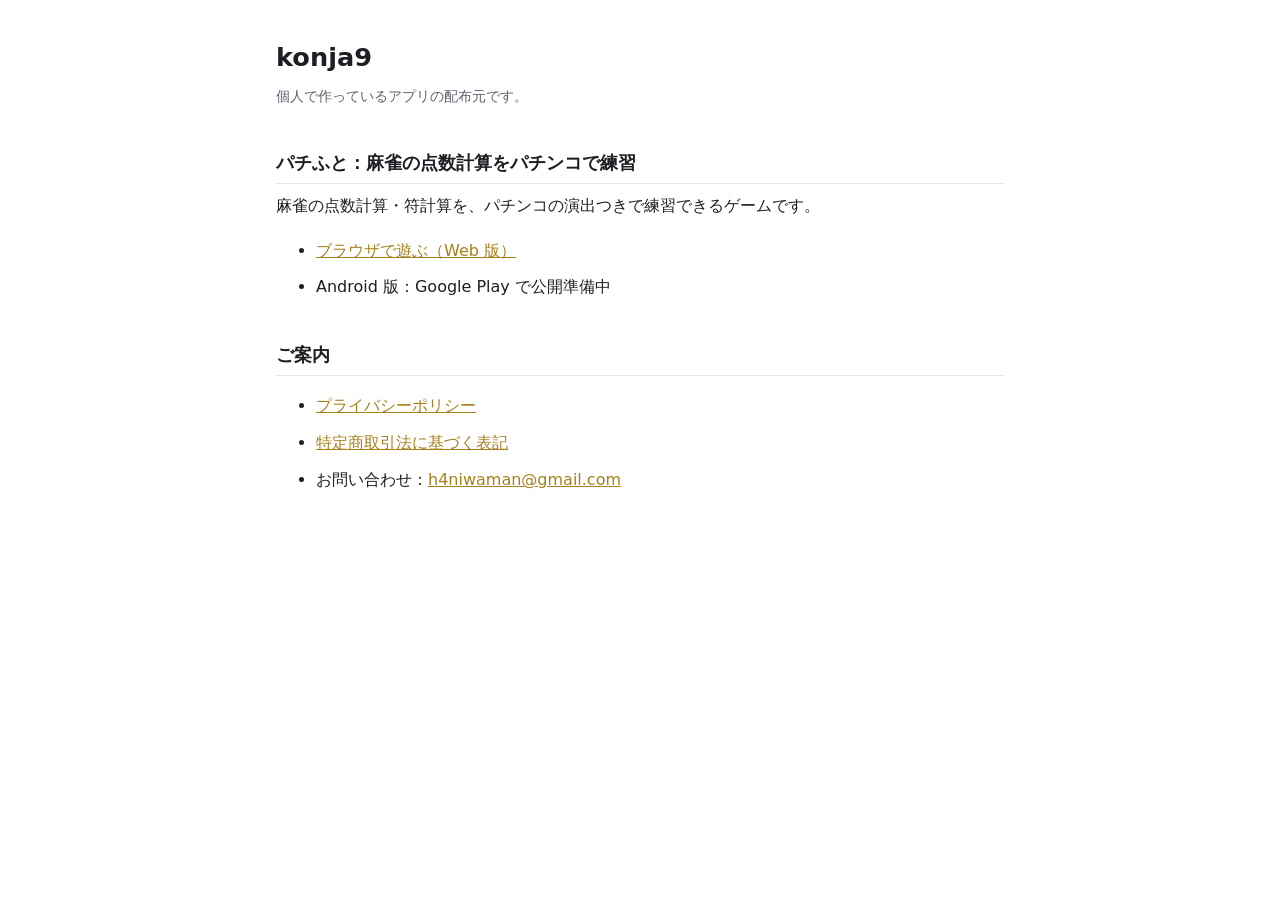
<file: index.html>
<!doctype html>
<html lang="ja">
  <head>
    <meta charset="UTF-8" />
    <meta name="viewport" content="width=device-width, initial-scale=1.0" />
    <title>konja9</title>
    <meta name="description" content="麻雀の点数計算トレーニング「パチふと」の配布元" />
    <link rel="stylesheet" href="style.css" />
  </head>
  <body>
    <main>
      <h1>konja9</h1>
      <p class="meta">個人で作っているアプリの配布元です。</p>

      <h2>パチふと：麻雀の点数計算をパチンコで練習</h2>
      <p>麻雀の点数計算・符計算を、パチンコの演出つきで練習できるゲームです。</p>
      <ul>
        <li><a href="https://konja9.github.io/mahjong-app/">ブラウザで遊ぶ（Web 版）</a></li>
        <li>Android 版：Google Play で公開準備中</li>
      </ul>

      <h2>ご案内</h2>
      <ul>
        <li><a href="privacy.html">プライバシーポリシー</a></li>
        <li><a href="law.html">特定商取引法に基づく表記</a></li>
        <li>お問い合わせ：<a href="mailto:h4niwaman@gmail.com">h4niwaman@gmail.com</a></li>
      </ul>
    </main>
  </body>
</html>
</file>
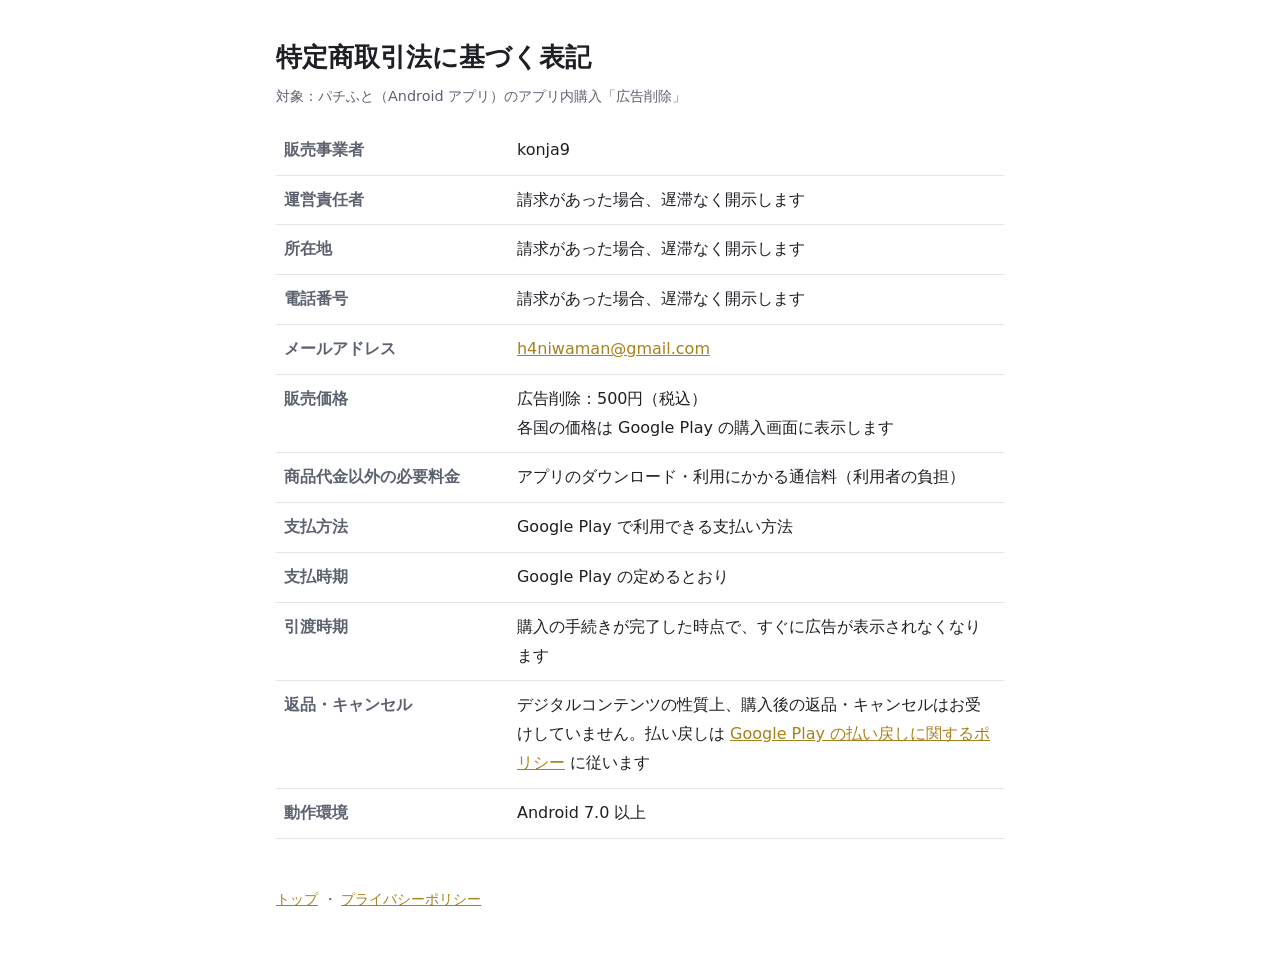
<file: law.html>
<!doctype html>
<html lang="ja">
  <head>
    <meta charset="UTF-8" />
    <meta name="viewport" content="width=device-width, initial-scale=1.0" />
    <title>特定商取引法に基づく表記｜パチふと</title>
    <link rel="stylesheet" href="style.css" />
  </head>
  <body>
    <main>
      <h1>特定商取引法に基づく表記</h1>
      <p class="meta">対象：パチふと（Android アプリ）のアプリ内購入「広告削除」</p>

      <table>
        <tr>
          <th>販売事業者</th>
          <td>konja9</td>
        </tr>
        <tr>
          <th>運営責任者</th>
          <td>請求があった場合、遅滞なく開示します</td>
        </tr>
        <tr>
          <th>所在地</th>
          <td>請求があった場合、遅滞なく開示します</td>
        </tr>
        <tr>
          <th>電話番号</th>
          <td>請求があった場合、遅滞なく開示します</td>
        </tr>
        <tr>
          <th>メールアドレス</th>
          <td><a href="mailto:h4niwaman@gmail.com">h4niwaman@gmail.com</a></td>
        </tr>
        <tr>
          <th>販売価格</th>
          <td>広告削除：500円（税込）<br />各国の価格は Google Play の購入画面に表示します</td>
        </tr>
        <tr>
          <th>商品代金以外の必要料金</th>
          <td>アプリのダウンロード・利用にかかる通信料（利用者の負担）</td>
        </tr>
        <tr>
          <th>支払方法</th>
          <td>Google Play で利用できる支払い方法</td>
        </tr>
        <tr>
          <th>支払時期</th>
          <td>Google Play の定めるとおり</td>
        </tr>
        <tr>
          <th>引渡時期</th>
          <td>購入の手続きが完了した時点で、すぐに広告が表示されなくなります</td>
        </tr>
        <tr>
          <th>返品・キャンセル</th>
          <td>
            デジタルコンテンツの性質上、購入後の返品・キャンセルはお受けしていません。払い戻しは
            <a href="https://support.google.com/googleplay/answer/2479637?hl=ja">Google Play の払い戻しに関するポリシー</a>
            に従います
          </td>
        </tr>
        <tr>
          <th>動作環境</th>
          <td>Android 7.0 以上</td>
        </tr>
      </table>

      <footer><a href="./">トップ</a> ・ <a href="privacy.html">プライバシーポリシー</a></footer>
    </main>
  </body>
</html>
</file>
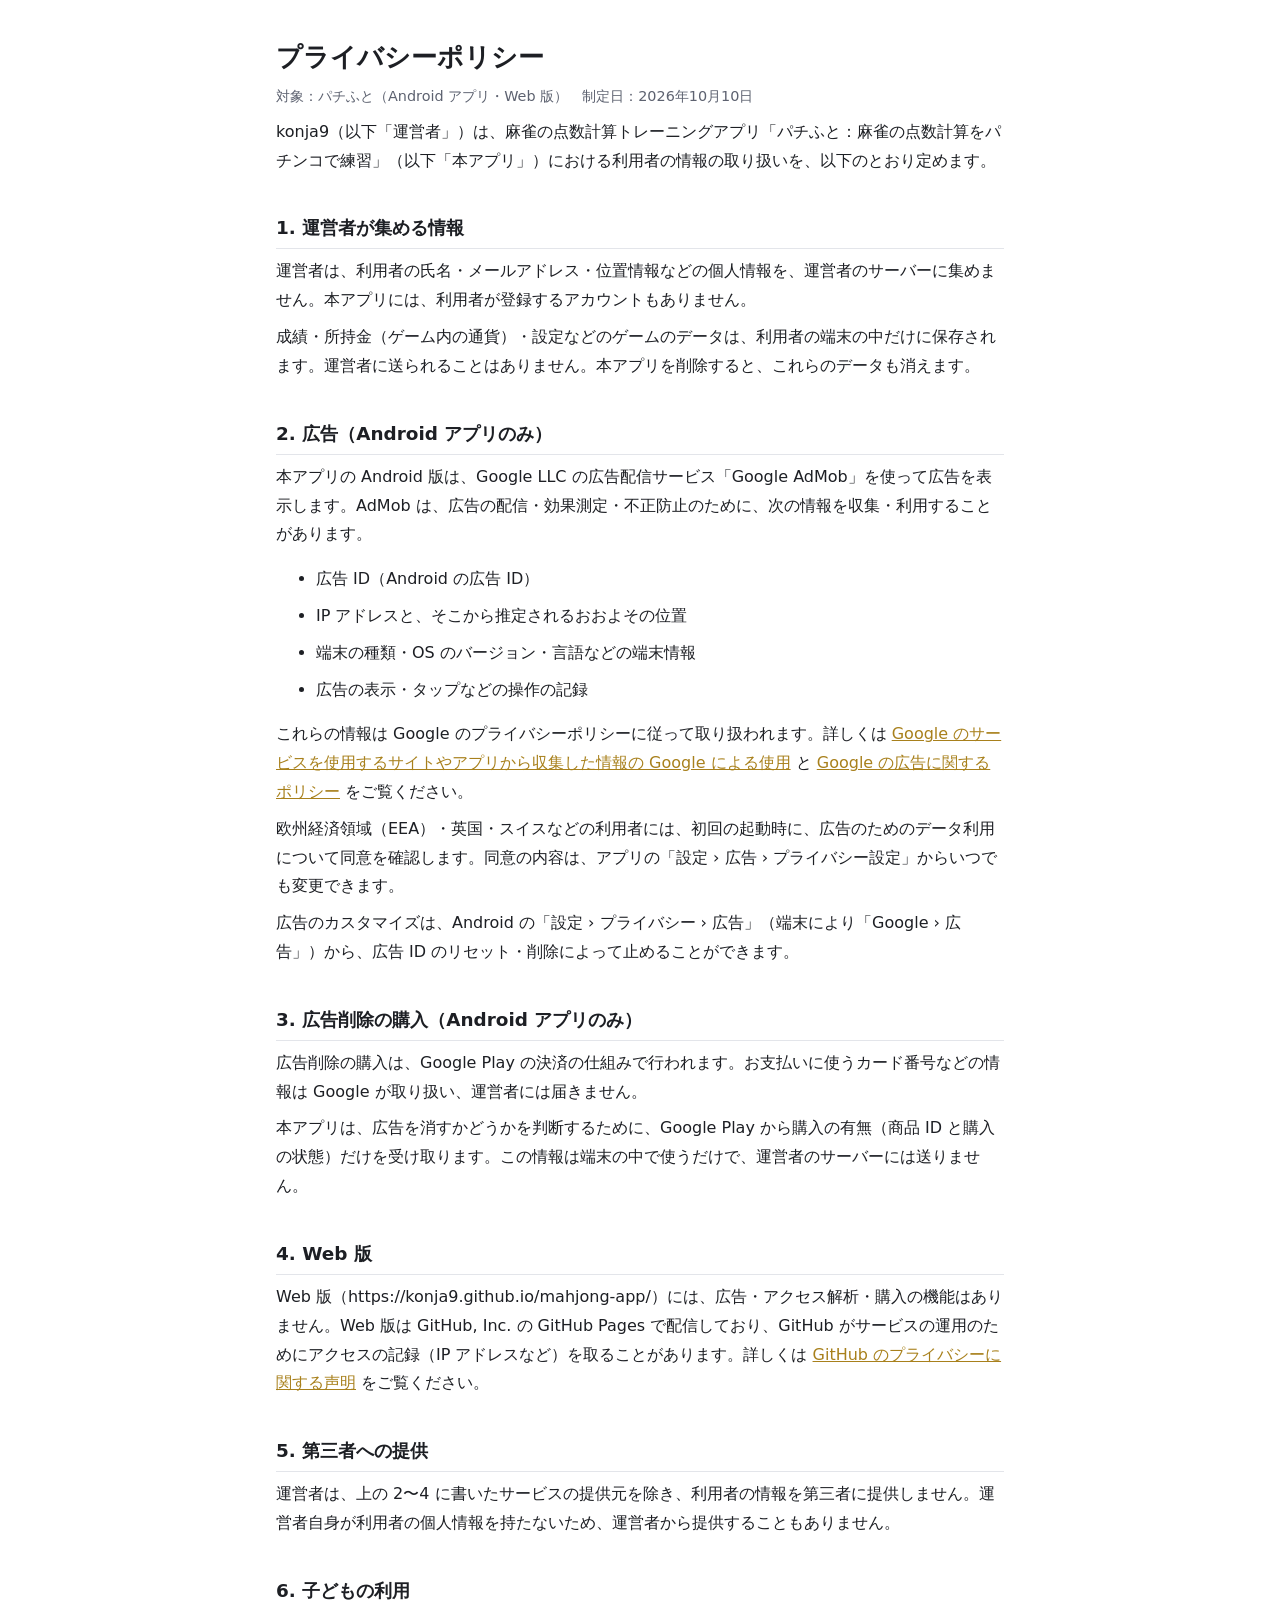
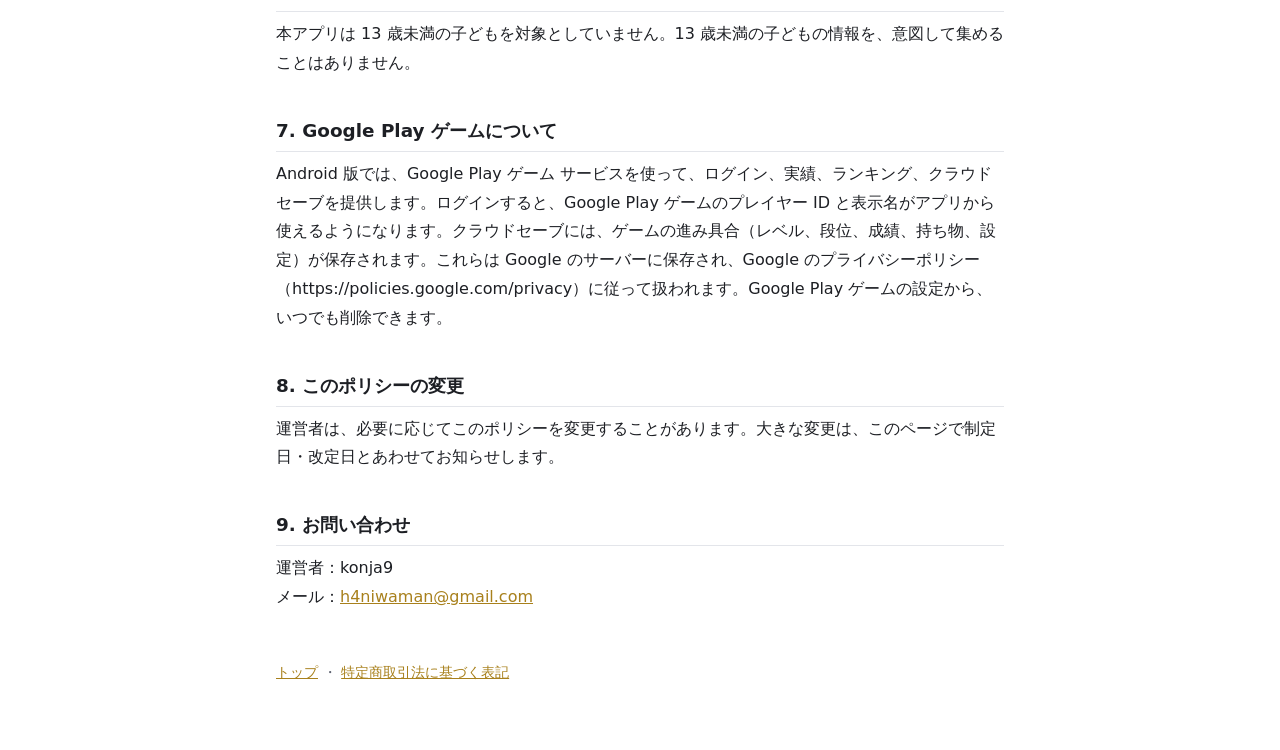
<file: privacy.html>
<!doctype html>
<html lang="ja">
  <head>
    <meta charset="UTF-8" />
    <meta name="viewport" content="width=device-width, initial-scale=1.0" />
    <title>プライバシーポリシー｜パチふと</title>
    <link rel="stylesheet" href="style.css" />
  </head>
  <body>
    <main>
      <h1>プライバシーポリシー</h1>
      <p class="meta">対象：パチふと（Android アプリ・Web 版）　制定日：2026年10月10日</p>

      <p>
        konja9（以下「運営者」）は、麻雀の点数計算トレーニングアプリ「パチふと：麻雀の点数計算をパチンコで練習」（以下「本アプリ」）における利用者の情報の取り扱いを、以下のとおり定めます。
      </p>

      <h2>1. 運営者が集める情報</h2>
      <p>
        運営者は、利用者の氏名・メールアドレス・位置情報などの個人情報を、運営者のサーバーに集めません。本アプリには、利用者が登録するアカウントもありません。
      </p>
      <p>
        成績・所持金（ゲーム内の通貨）・設定などのゲームのデータは、利用者の端末の中だけに保存されます。運営者に送られることはありません。本アプリを削除すると、これらのデータも消えます。
      </p>

      <h2>2. 広告（Android アプリのみ）</h2>
      <p>
        本アプリの Android 版は、Google LLC の広告配信サービス「Google AdMob」を使って広告を表示します。AdMob は、広告の配信・効果測定・不正防止のために、次の情報を収集・利用することがあります。
      </p>
      <ul>
        <li>広告 ID（Android の広告 ID）</li>
        <li>IP アドレスと、そこから推定されるおおよその位置</li>
        <li>端末の種類・OS のバージョン・言語などの端末情報</li>
        <li>広告の表示・タップなどの操作の記録</li>
      </ul>
      <p>
        これらの情報は Google のプライバシーポリシーに従って取り扱われます。詳しくは
        <a href="https://policies.google.com/technologies/partner-sites?hl=ja">Google のサービスを使用するサイトやアプリから収集した情報の Google による使用</a>
        と
        <a href="https://policies.google.com/technologies/ads?hl=ja">Google の広告に関するポリシー</a>
        をご覧ください。
      </p>
      <p>
        欧州経済領域（EEA）・英国・スイスなどの利用者には、初回の起動時に、広告のためのデータ利用について同意を確認します。同意の内容は、アプリの「設定 › 広告 › プライバシー設定」からいつでも変更できます。
      </p>
      <p>
        広告のカスタマイズは、Android の「設定 › プライバシー › 広告」（端末により「Google › 広告」）から、広告 ID のリセット・削除によって止めることができます。
      </p>

      <h2>3. 広告削除の購入（Android アプリのみ）</h2>
      <p>
        広告削除の購入は、Google Play の決済の仕組みで行われます。お支払いに使うカード番号などの情報は Google が取り扱い、運営者には届きません。
      </p>
      <p>
        本アプリは、広告を消すかどうかを判断するために、Google Play から購入の有無（商品 ID と購入の状態）だけを受け取ります。この情報は端末の中で使うだけで、運営者のサーバーには送りません。
      </p>

      <h2>4. Web 版</h2>
      <p>
        Web 版（https://konja9.github.io/mahjong-app/）には、広告・アクセス解析・購入の機能はありません。Web 版は GitHub, Inc. の GitHub Pages で配信しており、GitHub がサービスの運用のためにアクセスの記録（IP アドレスなど）を取ることがあります。詳しくは
        <a href="https://docs.github.com/ja/site-policy/privacy-policies/github-general-privacy-statement">GitHub のプライバシーに関する声明</a>
        をご覧ください。
      </p>

      <h2>5. 第三者への提供</h2>
      <p>
        運営者は、上の 2〜4 に書いたサービスの提供元を除き、利用者の情報を第三者に提供しません。運営者自身が利用者の個人情報を持たないため、運営者から提供することもありません。
      </p>

      <h2>6. 子どもの利用</h2>
      <p>
        本アプリは 13 歳未満の子どもを対象としていません。13 歳未満の子どもの情報を、意図して集めることはありません。
      </p>

      <h2>7. Google Play ゲームについて</h2>
      <p>
        Android 版では、Google Play ゲーム サービスを使って、ログイン、実績、ランキング、クラウドセーブを提供します。ログインすると、Google Play ゲームのプレイヤー ID と表示名がアプリから使えるようになります。クラウドセーブには、ゲームの進み具合（レベル、段位、成績、持ち物、設定）が保存されます。これらは Google のサーバーに保存され、Google のプライバシーポリシー（https://policies.google.com/privacy）に従って扱われます。Google Play ゲームの設定から、いつでも削除できます。
      </p>

      <h2>8. このポリシーの変更</h2>
      <p>
        運営者は、必要に応じてこのポリシーを変更することがあります。大きな変更は、このページで制定日・改定日とあわせてお知らせします。
      </p>

      <h2>9. お問い合わせ</h2>
      <p>運営者：konja9<br />メール：<a href="mailto:h4niwaman@gmail.com">h4niwaman@gmail.com</a></p>

      <footer><a href="./">トップ</a> ・ <a href="law.html">特定商取引法に基づく表記</a></footer>
    </main>
  </body>
</html>
</file>
<file: style.css>
:root {
  --bg: #ffffff;
  --text: #1d1f24;
  --sub: #5d6270;
  --line: #e3e5ea;
  --accent: #a8801c;
}
@media (prefers-color-scheme: dark) {
  :root {
    --bg: #0c0d11;
    --text: #e8e9ec;
    --sub: #9aa0ab;
    --line: #262932;
    --accent: #d4af37;
  }
}
* {
  box-sizing: border-box;
}
body {
  margin: 0;
  background: var(--bg);
  color: var(--text);
  font: 16px/1.8 system-ui, -apple-system, 'Hiragino Sans', 'Noto Sans JP', sans-serif;
}
main {
  max-width: 760px;
  margin: 0 auto;
  padding: 40px 16px 64px;
}
h1 {
  font-size: 1.6rem;
  line-height: 1.4;
  margin: 0 0 8px;
}
h2 {
  font-size: 1.15rem;
  margin: 36px 0 8px;
  padding-bottom: 4px;
  border-bottom: 1px solid var(--line);
}
p,
li {
  margin: 0 0 8px;
}
a {
  color: var(--accent);
}
.meta {
  color: var(--sub);
  font-size: 0.9rem;
}
table {
  width: 100%;
  border-collapse: collapse;
  margin: 16px 0;
}
th,
td {
  text-align: left;
  vertical-align: top;
  padding: 10px 8px;
  border-bottom: 1px solid var(--line);
}
th {
  width: 32%;
  color: var(--sub);
  font-weight: 600;
}
@media (max-width: 560px) {
  th,
  td {
    display: block;
    width: 100%;
    padding: 6px 0;
  }
  th {
    border-bottom: 0;
    padding-top: 12px;
  }
}
footer {
  margin-top: 48px;
  color: var(--sub);
  font-size: 0.9rem;
}
</file>
